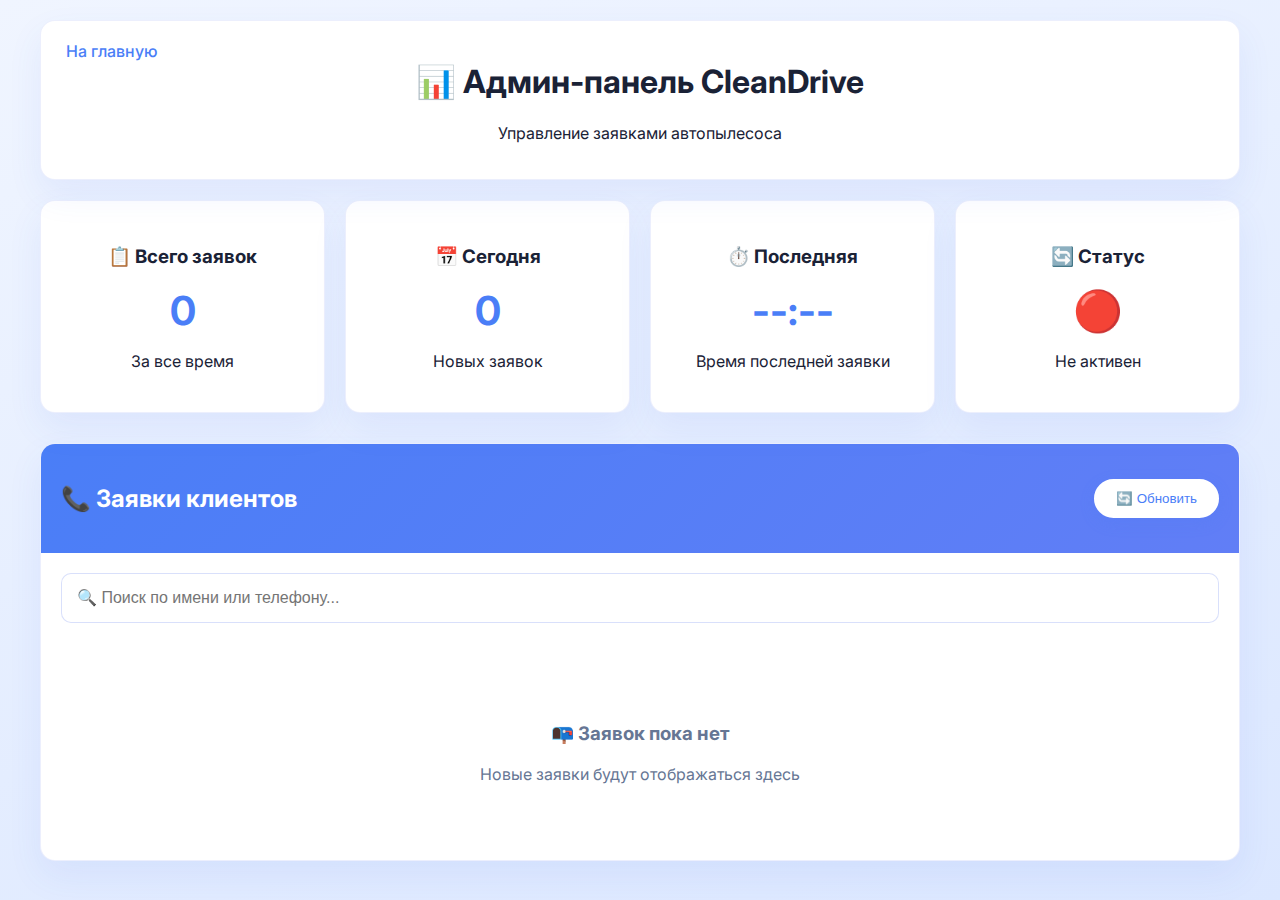
<file: admin.html>
<!DOCTYPE html>
<html lang="ru">
<head>
    <meta charset="UTF-8">
    <meta name="viewport" content="width=device-width, initial-scale=1.0">
    <meta http-equiv="Content-Security-Policy" content="default-src * 'self' data: 'unsafe-inline' 'unsafe-eval';">
    <title>📊 Админ-панель - CleanDrive</title>
    <link href="https://fonts.googleapis.com/css2?family=Inter:wght@400;500;600;700;800&display=swap" rel="stylesheet">
    <style>
        * { box-sizing: border-box; }
        
        :root {
            --primary-color: #4a7ef7;
            --primary-light: #dbe7ff;
            --primary-gradient: linear-gradient(135deg, #4a7ef7, #617ef6);
            --secondary-color: #4364e9;
            --text-dark: #1a2236;
            --text-medium: #455275;
            --text-light: #667694;
            --background-light: #f8fafc;
            --background-white: #ffffff;
            --shadow-soft: 0 10px 40px rgba(67, 100, 233, 0.1);
            --shadow-card: 0 15px 35px rgba(67, 100, 233, 0.08);
        }
        
        body {
            font-family: 'Inter', sans-serif;
            margin: 0;
            padding: 20px;
            background: linear-gradient(160deg, #f0f5ff 0%, #dbe7ff 100%);
            min-height: 100vh;
            color: var(--text-dark);
        }
        
        .container {
            max-width: 1200px;
            margin: 0 auto;
        }
        
        .header {
            background: white;
            padding: 20px;
            border-radius: 15px;
            box-shadow: var(--shadow-card);
            margin-bottom: 20px;
            text-align: center;
            border: 1px solid rgba(67, 100, 233, 0.1);
            position: relative;
        }
        
        .back-link {
            position: absolute;
            top: 20px;
            left: 20px;
            color: var(--primary-color);
            text-decoration: none;
            display: flex;
            align-items: center;
            gap: 5px;
            font-weight: 500;
            transition: all 0.3s ease;
        }
        
        .back-link:hover {
            color: var(--secondary-color);
        }
        
        .stats {
            display: grid;
            grid-template-columns: repeat(auto-fit, minmax(250px, 1fr));
            gap: 20px;
            margin-bottom: 30px;
        }
        
        .stat-card {
            background: white;
            padding: 25px;
            border-radius: 15px;
            box-shadow: var(--shadow-card);
            text-align: center;
            border: 1px solid rgba(67, 100, 233, 0.1);
            transition: all 0.3s ease;
        }
        
        .stat-card:hover {
            transform: translateY(-5px);
            box-shadow: var(--shadow-soft);
        }
        
        .stat-number {
            font-size: 2.5em;
            font-weight: bold;
            color: var(--primary-color);
            margin: 10px 0;
        }
        
        .leads-container {
            background: white;
            border-radius: 15px;
            box-shadow: var(--shadow-card);
            overflow: hidden;
            border: 1px solid rgba(67, 100, 233, 0.1);
        }
        
        .leads-header {
            background: var(--primary-gradient);
            color: white;
            padding: 20px;
            display: flex;
            justify-content: space-between;
            align-items: center;
        }
        
        .lead-item {
            padding: 20px;
            border-bottom: 1px solid rgba(67, 100, 233, 0.1);
            display: grid;
            grid-template-columns: auto 1fr auto auto;
            gap: 20px;
            align-items: center;
        }
        
        .lead-item:last-child {
            border-bottom: none;
        }
        
        .lead-number {
            background: #667eea;
            color: white;
            width: 30px;
            height: 30px;
            border-radius: 50%;
            display: flex;
            align-items: center;
            justify-content: center;
            font-weight: bold;
        }
        
        .lead-info h3 {
            margin: 0 0 5px 0;
            color: #333;
        }
        
        .lead-info p {
            margin: 0;
            color: var(--text-medium);
            font-size: 0.9em;
        }
        
        .lead-time {
            color: var(--text-light);
            font-size: 0.8em;
        }
        
        .call-btn {
            background: var(--primary-gradient);
            color: white;
            padding: 8px 15px;
            border: none;
            border-radius: 20px;
            cursor: pointer;
            text-decoration: none;
            font-size: 0.9em;
            transition: all 0.3s;
            box-shadow: 0 5px 15px rgba(74, 126, 247, 0.2);
        }
        
        .call-btn:hover {
            transform: translateY(-2px);
            box-shadow: 0 8px 25px rgba(74, 126, 247, 0.3);
        }
        
        .refresh-btn {
            background: white;
            color: var(--primary-color);
            border: 2px solid white;
            padding: 10px 20px;
            border-radius: 25px;
            cursor: pointer;
            transition: all 0.3s;
            box-shadow: 0 5px 15px rgba(74, 126, 247, 0.2);
        }
        
        .refresh-btn:hover {
            background: var(--primary-color);
            color: white;
            transform: translateY(-2px);
            box-shadow: 0 8px 20px rgba(74, 126, 247, 0.3);
        }
        
        .empty-state {
            padding: 60px 20px;
            text-align: center;
            color: var(--text-light);
        }
        
        .search-box {
            margin: 20px;
            padding: 15px;
            border: 1px solid rgba(67, 100, 233, 0.2);
            border-radius: 10px;
            width: calc(100% - 40px);
            font-size: 16px;
        }
        
        @media (max-width: 768px) {
            .lead-item {
                grid-template-columns: 1fr;
                gap: 10px;
                text-align: center;
            }
            
            .leads-header {
                flex-direction: column;
                gap: 15px;
            }
        }
    </style>
</head>
<body>
    <div class="container">
        <div class="header">
            <a href="/" class="back-link"><i class="fas fa-arrow-left"></i> На главную</a>
            <h1>📊 Админ-панель CleanDrive</h1>
            <p>Управление заявками автопылесоса</p>
        </div>
        
        <div class="stats">
            <div class="stat-card">
                <h3>📋 Всего заявок</h3>
                <div class="stat-number" id="totalLeads">0</div>
                <p>За все время</p>
            </div>
            <div class="stat-card">
                <h3>📅 Сегодня</h3>
                <div class="stat-number" id="todayLeads">0</div>
                <p>Новых заявок</p>
            </div>
            <div class="stat-card">
                <h3>⏱️ Последняя</h3>
                <div class="stat-number" id="lastLeadTime">--:--</div>
                <p>Время последней заявки</p>
            </div>
            <div class="stat-card">
                <h3>🔄 Статус</h3>
                <div class="stat-number" id="botStatus">🔴</div>
                <p>Telegram бот</p>
            </div>
        </div>
        
        <div class="leads-container">
            <div class="leads-header">
                <h2>📞 Заявки клиентов</h2>
                <button class="refresh-btn" onclick="loadLeads()">🔄 Обновить</button>
            </div>
            
            <input type="text" class="search-box" id="searchInput" placeholder="🔍 Поиск по имени или телефону..." oninput="filterLeads()">
            
            <div id="leadsContainer">
                <div class="empty-state">
                    <h3>📭 Заявок пока нет</h3>
                    <p>Новые заявки будут отображаться здесь</p>
                </div>
            </div>
        </div>
    </div>

    <script>
        let allLeads = [];
        
        // Загрузка заявок при старте
        document.addEventListener('DOMContentLoaded', () => {
            loadLeads();
            checkBotStatus();
            
            // Автообновление каждые 30 секунд
            setInterval(loadLeads, 30000);
            setInterval(checkBotStatus, 60000);
        });
        
        async function loadLeads() {
            try {
                // Загружаем из localStorage (синхронизация с основным сайтом)
                const localLeads = JSON.parse(localStorage.getItem('formSubmissions') || '[]');
                allLeads = localLeads;
                
                updateStats();
                displayLeads(allLeads);
                
                console.log(`📊 Загружено ${allLeads.length} заявок`);
            } catch (error) {
                console.error('Ошибка загрузки заявок:', error);
            }
        }
        
        async function checkBotStatus() {
            try {
                const response = await fetch('http://localhost:3000/test');
                const data = await response.json();
                
                if (data.status === 'OK') {
                    document.getElementById('botStatus').textContent = '🟢';
                    document.getElementById('botStatus').nextElementSibling.textContent = 'Активен';
                } else {
                    throw new Error('Bot not responding');
                }
            } catch (error) {
                document.getElementById('botStatus').textContent = '🔴';
                document.getElementById('botStatus').nextElementSibling.textContent = 'Не активен';
            }
        }
        
        function updateStats() {
            const total = allLeads.length;
            const today = new Date().toDateString();
            const todayLeads = allLeads.filter(lead => 
                new Date(lead.timestamp).toDateString() === today
            ).length;
            
            const lastLead = allLeads[allLeads.length - 1];
            const lastTime = lastLead ? 
                new Date(lastLead.timestamp).toLocaleTimeString('ru-RU', {hour: '2-digit', minute: '2-digit'}) : 
                '--:--';
            
            document.getElementById('totalLeads').textContent = total;
            document.getElementById('todayLeads').textContent = todayLeads;
            document.getElementById('lastLeadTime').textContent = lastTime;
        }
        
        function displayLeads(leads) {
            const container = document.getElementById('leadsContainer');
            
            if (leads.length === 0) {
                container.innerHTML = `
                    <div class="empty-state">
                        <h3>📭 Заявок пока нет</h3>
                        <p>Новые заявки будут отображаться здесь</p>
                    </div>
                `;
                return;
            }
            
            const leadsHtml = leads.reverse().map((lead, index) => `
                <div class="lead-item">
                    <div class="lead-number">${leads.length - index}</div>
                    <div class="lead-info">
                        <h3>${lead.name}</h3>
                        <p>📱 ${lead.phone}</p>
                    </div>
                    <div class="lead-time">
                        ${new Date(lead.timestamp).toLocaleString('ru-RU')}
                    </div>
                    <a href="tel:${lead.phone}" class="call-btn">📞 Позвонить</a>
                </div>
            `).join('');
            
            container.innerHTML = leadsHtml;
        }
        
        function filterLeads() {
            const searchTerm = document.getElementById('searchInput').value.toLowerCase();
            const filteredLeads = allLeads.filter(lead => 
                lead.name.toLowerCase().includes(searchTerm) || 
                lead.phone.includes(searchTerm)
            );
            displayLeads(filteredLeads);
        }
        
        // Экспорт данных
        function exportLeads() {
            const csvContent = "data:text/csv;charset=utf-8," + 
                "Номер,Имя,Телефон,Дата,Время\n" +
                allLeads.map((lead, index) => 
                    `${index + 1},"${lead.name}","${lead.phone}","${new Date(lead.timestamp).toLocaleDateString('ru-RU')}","${new Date(lead.timestamp).toLocaleTimeString('ru-RU')}"`
                ).join("\n");
            
            const encodedUri = encodeURI(csvContent);
            const link = document.createElement("a");
            link.setAttribute("href", encodedUri);
            link.setAttribute("download", `cleandrive_leads_${new Date().toISOString().split('T')[0]}.csv`);
            document.body.appendChild(link);
            link.click();
            document.body.removeChild(link);
        }
        
        // Горячие клавиши
        document.addEventListener('keydown', (e) => {
            if (e.ctrlKey && e.key === 'r') {
                e.preventDefault();
                loadLeads();
            }
            if (e.ctrlKey && e.key === 'e') {
                e.preventDefault();
                exportLeads();
            }
        });
    </script>
</body>
</html>
</file>
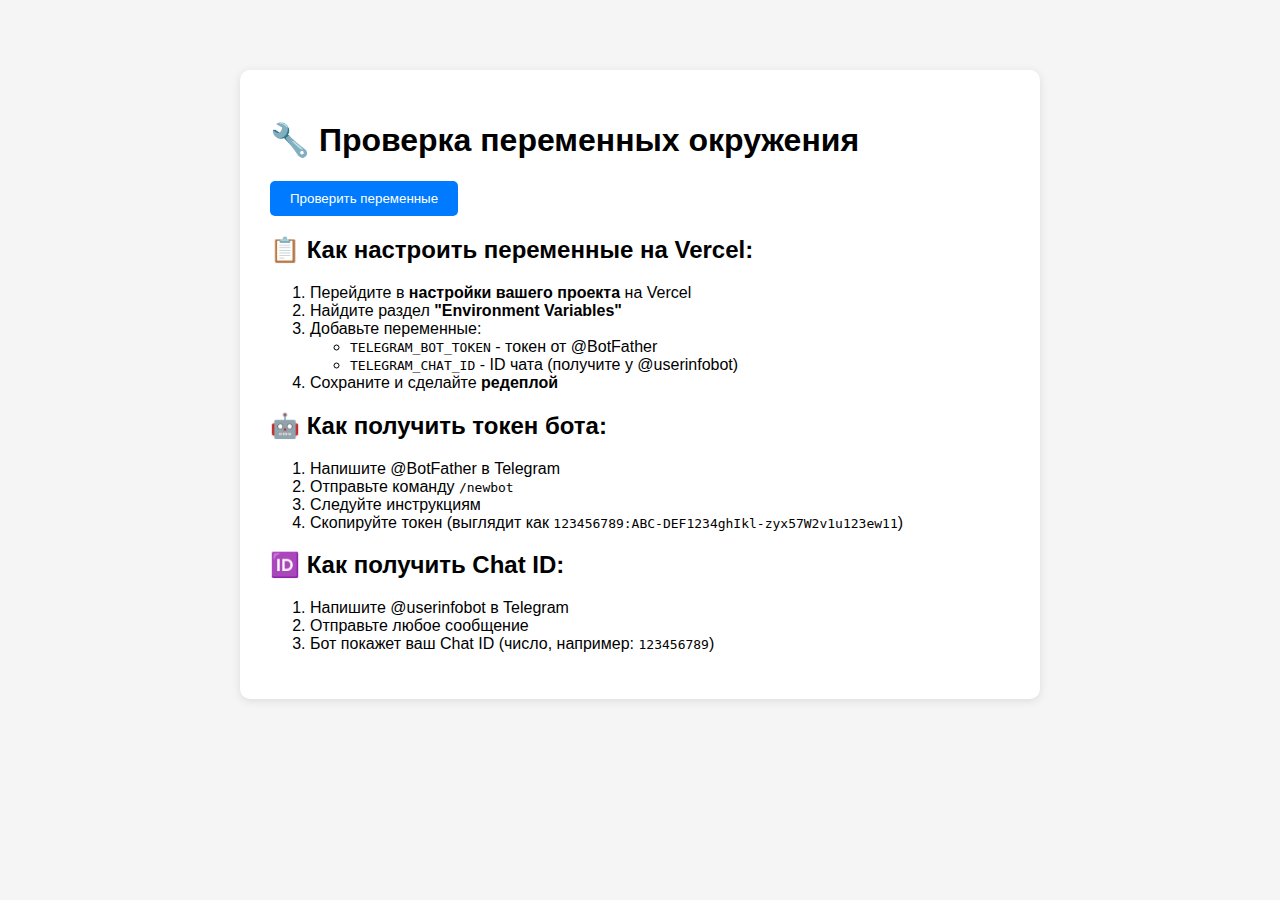
<file: check-env.html>
<!DOCTYPE html>
<html lang="ru">
<head>
    <meta charset="UTF-8">
    <meta name="viewport" content="width=device-width, initial-scale=1.0">
    <title>🔧 Проверка переменных окружения</title>
    <style>
        body {
            font-family: Arial, sans-serif;
            max-width: 800px;
            margin: 50px auto;
            padding: 20px;
            background-color: #f5f5f5;
        }
        .container {
            background: white;
            padding: 30px;
            border-radius: 10px;
            box-shadow: 0 2px 10px rgba(0,0,0,0.1);
        }
        .status {
            padding: 15px;
            margin: 10px 0;
            border-radius: 5px;
            border-left: 4px solid #ccc;
        }
        .success { border-left-color: #4CAF50; background-color: #e8f5e8; }
        .error { border-left-color: #f44336; background-color: #fde8e8; }
        .warning { border-left-color: #ff9800; background-color: #fff3e0; }
        pre {
            background: #f4f4f4;
            padding: 15px;
            border-radius: 5px;
            overflow-x: auto;
        }
        button {
            background: #007bff;
            color: white;
            border: none;
            padding: 10px 20px;
            border-radius: 5px;
            cursor: pointer;
        }
        button:hover {
            background: #0056b3;
        }
    </style>
</head>
<body>
    <div class="container">
        <h1>🔧 Проверка переменных окружения</h1>
        
        <button onclick="checkEnvironment()">Проверить переменные</button>
        
        <div id="result"></div>
        
        <h2>📋 Как настроить переменные на Vercel:</h2>
        <ol>
            <li>Перейдите в <strong>настройки вашего проекта</strong> на Vercel</li>
            <li>Найдите раздел <strong>"Environment Variables"</strong></li>
            <li>Добавьте переменные:
                <ul>
                    <li><code>TELEGRAM_BOT_TOKEN</code> - токен от @BotFather</li>
                    <li><code>TELEGRAM_CHAT_ID</code> - ID чата (получите у @userinfobot)</li>
                </ul>
            </li>
            <li>Сохраните и сделайте <strong>редеплой</strong></li>
        </ol>
        
        <h2>🤖 Как получить токен бота:</h2>
        <ol>
            <li>Напишите @BotFather в Telegram</li>
            <li>Отправьте команду <code>/newbot</code></li>
            <li>Следуйте инструкциям</li>
            <li>Скопируйте токен (выглядит как <code>123456789:ABC-DEF1234ghIkl-zyx57W2v1u123ew11</code>)</li>
        </ol>
        
        <h2>🆔 Как получить Chat ID:</h2>
        <ol>
            <li>Напишите @userinfobot в Telegram</li>
            <li>Отправьте любое сообщение</li>
            <li>Бот покажет ваш Chat ID (число, например: <code>123456789</code>)</li>
        </ol>
    </div>

    <script>
        async function checkEnvironment() {
            const resultDiv = document.getElementById('result');
            resultDiv.innerHTML = '<div class="status">⏳ Проверяем переменные...</div>';
            
            try {
                const response = await fetch('/api/check-env');
                const data = await response.json();
                
                let html = '<h3>📊 Результат проверки:</h3>';
                
                // Проверка токена бота
                if (data.telegram_bot_token.present) {
                    html += `<div class="status success">
                        ✅ TELEGRAM_BOT_TOKEN: Настроен (${data.telegram_bot_token.length} символов)
                        <br>Превью: ${data.telegram_bot_token.preview}
                    </div>`;
                } else {
                    html += `<div class="status error">
                        ❌ TELEGRAM_BOT_TOKEN: Не настроен
                    </div>`;
                }
                
                // Проверка Chat ID
                if (data.telegram_chat_id.present) {
                    html += `<div class="status success">
                        ✅ TELEGRAM_CHAT_ID: Настроен (${data.telegram_chat_id.value})
                    </div>`;
                } else {
                    html += `<div class="status error">
                        ❌ TELEGRAM_CHAT_ID: Не настроен
                    </div>`;
                }
                
                // Показываем все Telegram переменные
                html += '<h4>🔍 Все Telegram переменные:</h4>';
                html += '<pre>' + JSON.stringify(data.all_env_vars, null, 2) + '</pre>';
                
                // Общий статус
                const allConfigured = data.telegram_bot_token.present && data.telegram_chat_id.present;
                if (allConfigured) {
                    html += '<div class="status success">🎉 Все переменные настроены! Форма должна работать.</div>';
                } else {
                    html += '<div class="status error">⚠️ Не все переменные настроены. Форма не будет работать.</div>';
                }
                
                resultDiv.innerHTML = html;
                
            } catch (error) {
                resultDiv.innerHTML = `<div class="status error">❌ Ошибка проверки: ${error.message}</div>`;
            }
        }
    </script>
</body>
</html>
</file>
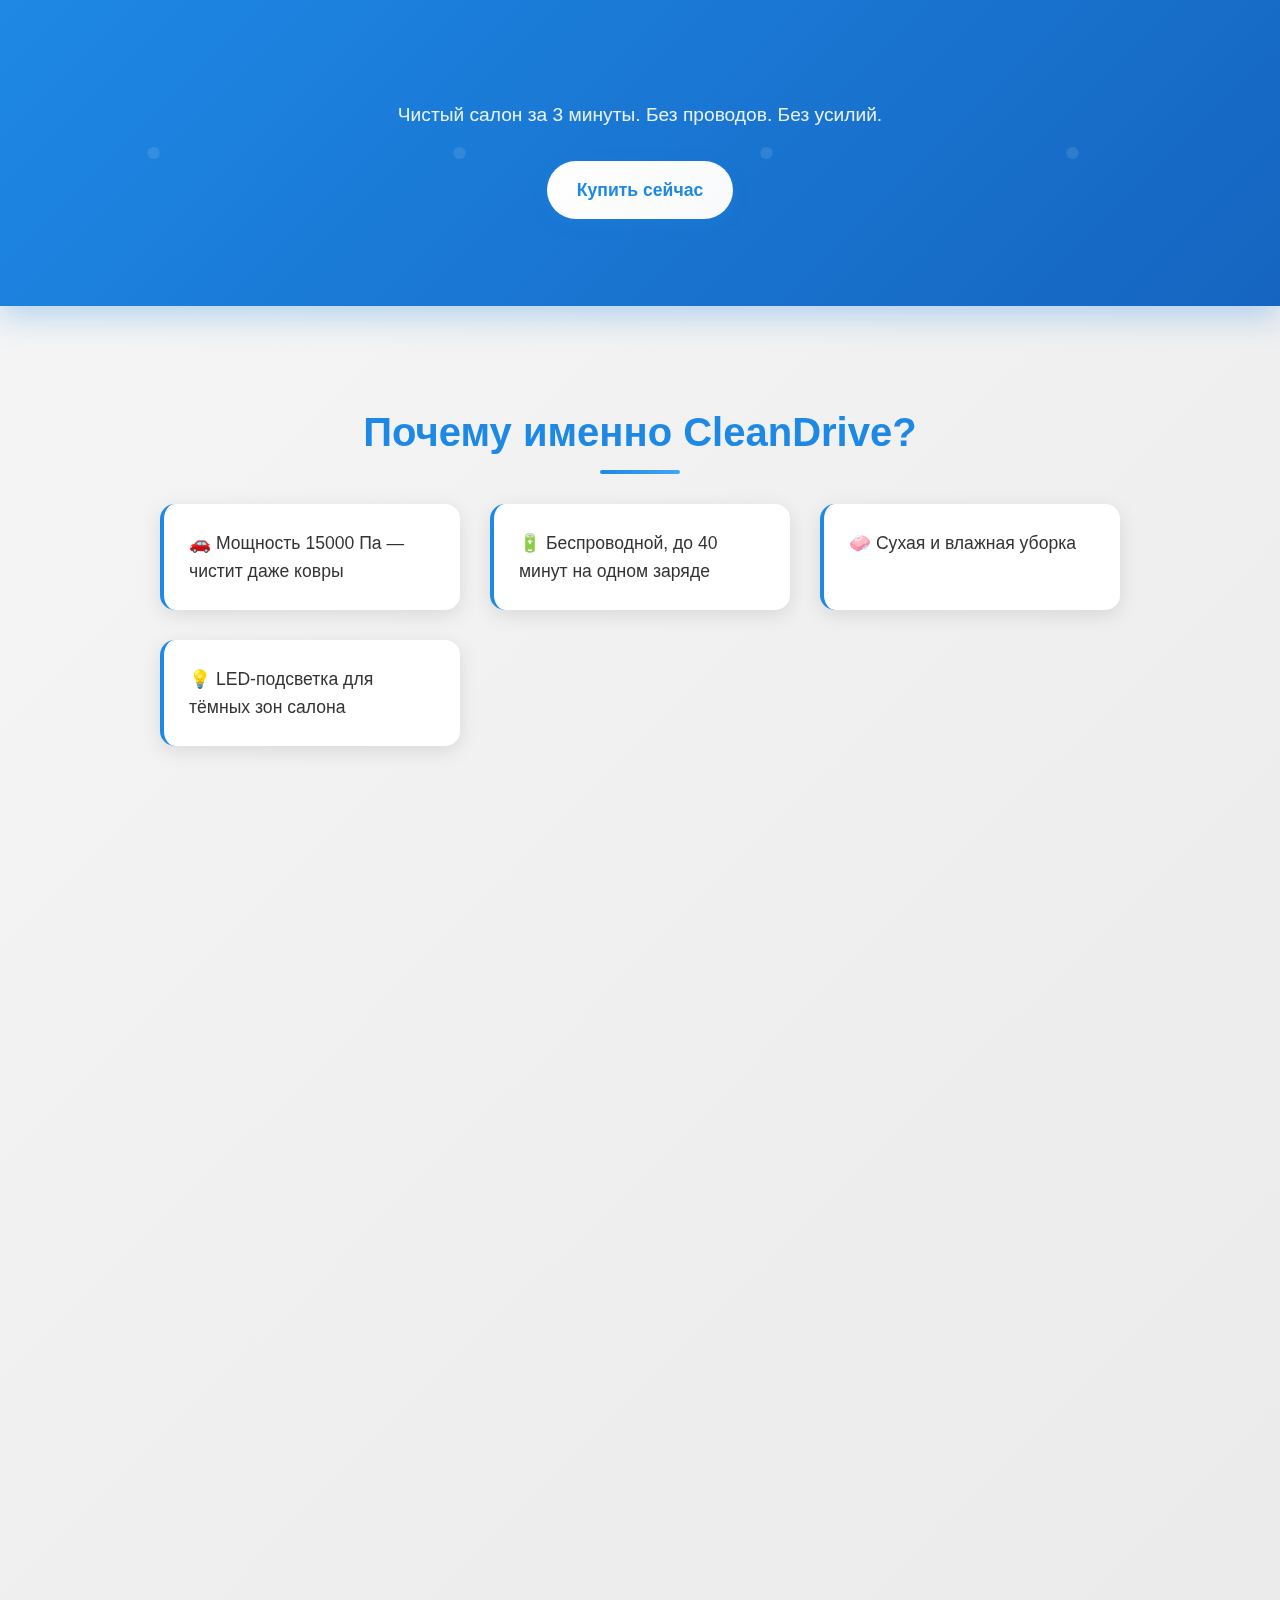
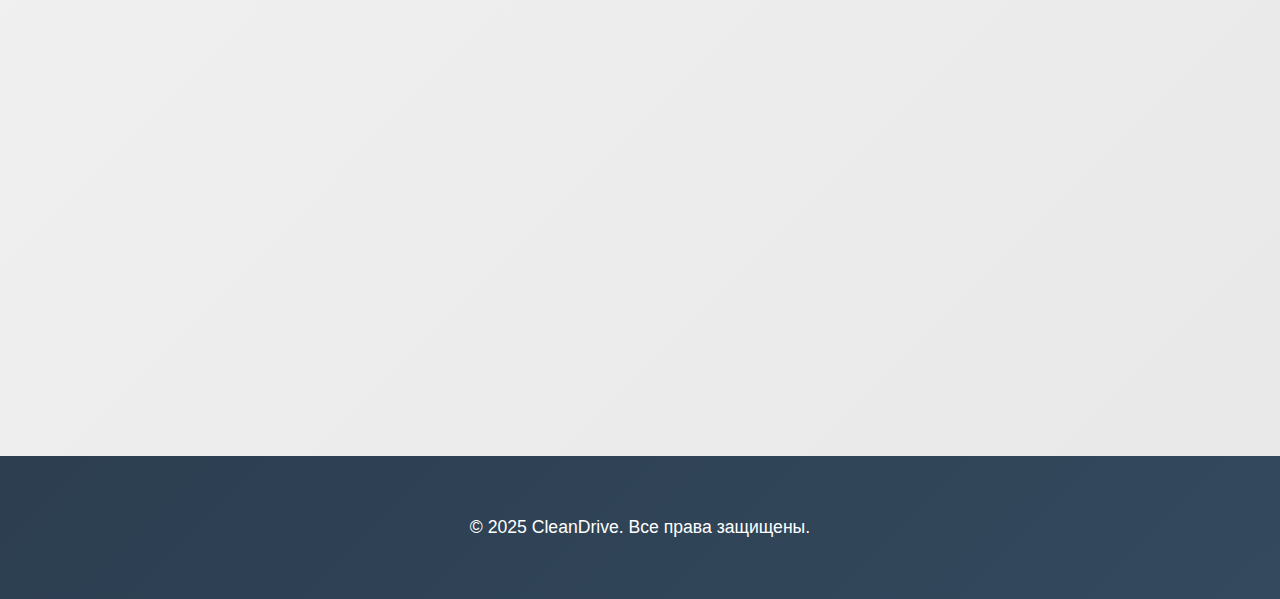
<file: test.html>
<!DOCTYPE html>
<html lang="ru">
<head>
  <meta charset="UTF-8">
  <meta name="viewport" content="width=device-width, initial-scale=1">
  <title>Автопылесос CleanDrive</title>
  <link rel="stylesheet" href="test.css">
</head>
<body>

  <header class="hero">
    <h1>Автопылесос CleanDrive</h1>
    <p>Чистый салон за 3 минуты. Без проводов. Без усилий.</p>
    <a href="#buy" class="btn-primary">Купить сейчас</a>
  </header>

  <section class="features">
    <h2>Почему именно CleanDrive?</h2>
    <ul>
      <li>🚗 Мощность 15000 Па — чистит даже ковры</li>
      <li>🔋 Беспроводной, до 40 минут на одном заряде</li>
      <li>🧼 Сухая и влажная уборка</li>
      <li>💡 LED‑подсветка для тёмных зон салона</li>
    </ul>
  </section>

  <section class="testimonials">
    <h2>Отзывы покупателей</h2>
    <blockquote>
      «Удивился, как быстро он справился с песком в багажнике. Беру второй — жене в машину.»  
      <cite>— Айбек, Алматы</cite>
    </blockquote>
    <blockquote>
      «Работает тише, чем ожидал. Удобный фильтр и зарядка от Type‑C.»  
      <cite>— Анастасия, Астана</cite>
    </blockquote>
  </section>

  <section class="cta" id="buy">
    <h2>Остались вопросы?</h2>
    <p>Оставьте заявку, и мы свяжемся с вами!</p>
    <form>
      <input type="text" placeholder="Ваше имя" required>
      <input type="tel" placeholder="Номер телефона" required>
      <button type="submit">Отправить</button>
    </form>
  </section>

  <footer>
    <p>© 2025 CleanDrive. Все права защищены.</p>
  </footer>

  <script src="script.js"></script>
</body>
</html>
</file>
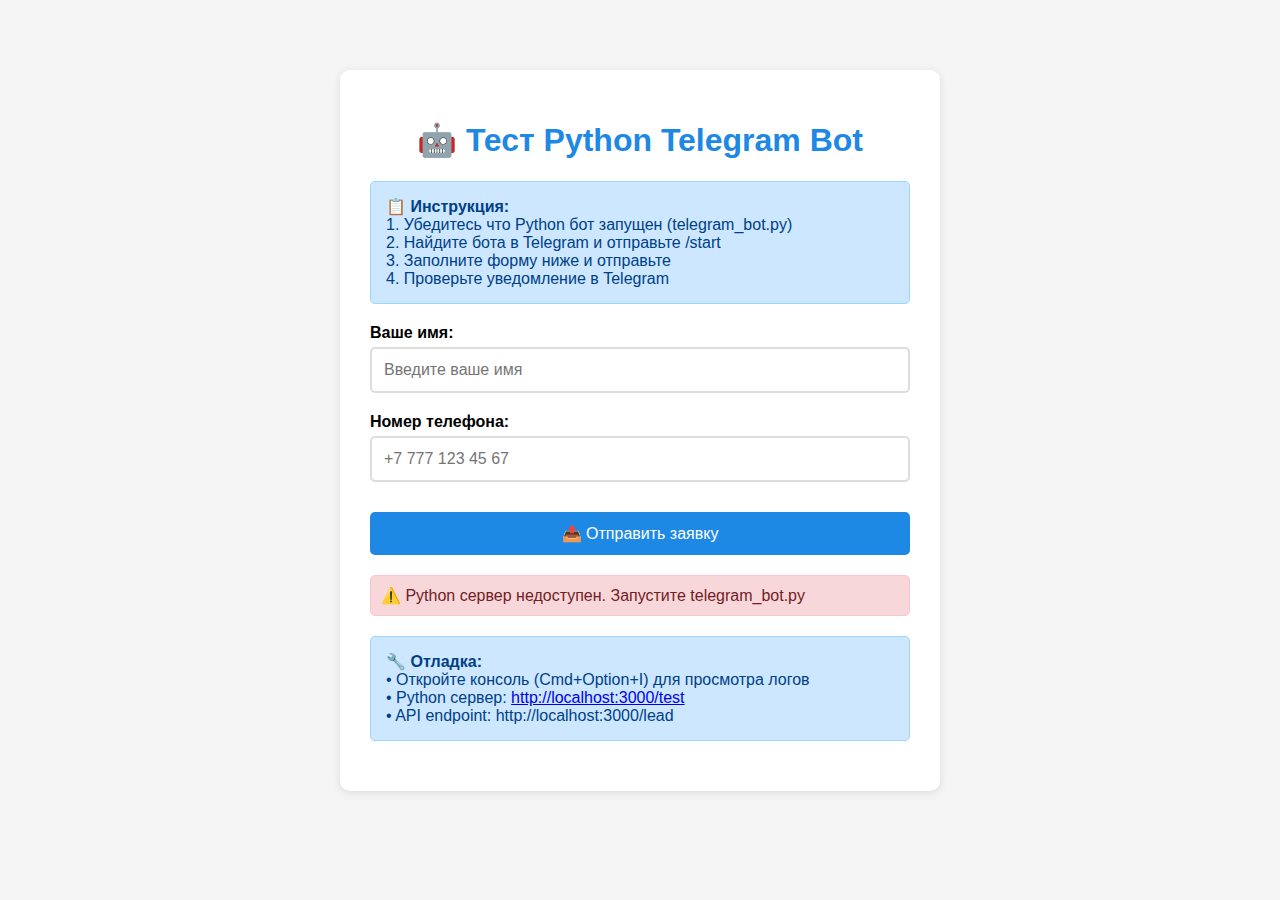
<file: test_bot.html>
<!DOCTYPE html>
<html lang="ru">
<head>
  <meta charset="UTF-8">
  <meta name="viewport" content="width=device-width, initial-scale=1">
  <title>Тест Python Telegram Bot</title>
  <style>
    body {
      font-family: Arial, sans-serif;
      max-width: 600px;
      margin: 50px auto;
      padding: 20px;
      background: #f5f5f5;
    }
    .container {
      background: white;
      padding: 30px;
      border-radius: 10px;
      box-shadow: 0 2px 10px rgba(0,0,0,0.1);
    }
    h1 {
      color: #1e88e5;
      text-align: center;
    }
    .form-group {
      margin: 20px 0;
    }
    label {
      display: block;
      margin-bottom: 5px;
      font-weight: bold;
    }
    input, button {
      width: 100%;
      padding: 12px;
      border: 2px solid #ddd;
      border-radius: 5px;
      font-size: 16px;
      box-sizing: border-box;
    }
    button {
      background: #1e88e5;
      color: white;
      border: none;
      cursor: pointer;
      margin-top: 10px;
    }
    button:hover {
      background: #1565c0;
    }
    .status {
      margin: 20px 0;
      padding: 10px;
      border-radius: 5px;
      display: none;
    }
    .success {
      background: #d4edda;
      color: #155724;
      border: 1px solid #c3e6cb;
    }
    .error {
      background: #f8d7da;
      color: #721c24;
      border: 1px solid #f5c6cb;
    }
    .info {
      background: #cce7ff;
      color: #004085;
      border: 1px solid #99d6ff;
      margin: 20px 0;
      padding: 15px;
      border-radius: 5px;
    }
  </style>
</head>
<body>
  <div class="container">
    <h1>🤖 Тест Python Telegram Bot</h1>
    
    <div class="info">
      <strong>📋 Инструкция:</strong><br>
      1. Убедитесь что Python бот запущен (telegram_bot.py)<br>
      2. Найдите бота в Telegram и отправьте /start<br>
      3. Заполните форму ниже и отправьте<br>
      4. Проверьте уведомление в Telegram
    </div>

    <form id="testForm">
      <div class="form-group">
        <label for="name">Ваше имя:</label>
        <input type="text" id="name" name="name" placeholder="Введите ваше имя" required>
      </div>
      
      <div class="form-group">
        <label for="phone">Номер телефона:</label>
        <input type="tel" id="phone" name="phone" placeholder="+7 777 123 45 67" required>
      </div>
      
      <button type="submit">📤 Отправить заявку</button>
    </form>

    <div id="status" class="status"></div>

    <div class="info">
      <strong>🔧 Отладка:</strong><br>
      • Откройте консоль (Cmd+Option+I) для просмотра логов<br>
      • Python сервер: <a href="http://localhost:3000/test" target="_blank">http://localhost:3000/test</a><br>
      • API endpoint: http://localhost:3000/lead
    </div>
  </div>

  <script>
    document.getElementById('testForm').addEventListener('submit', async (e) => {
      e.preventDefault();
      
      const name = document.getElementById('name').value;
      const phone = document.getElementById('phone').value;
      const statusDiv = document.getElementById('status');
      
      // Показать статус отправки
      showStatus('📤 Отправляем заявку на Python сервер...', 'info');
      
      const formData = {
        name: name,
        phone: phone,
        date: new Date().toLocaleString('ru-RU'),
        timestamp: new Date().toISOString()
      };
      
      console.log('=== ОТПРАВКА ДАННЫХ ===');
      console.log('Данные:', formData);
      
      try {
        const response = await fetch('http://localhost:3000/lead', {
          method: 'POST',
          headers: {
            'Content-Type': 'application/json',
          },
          body: JSON.stringify(formData)
        });
        
        const result = await response.json();
        
        console.log('=== ОТВЕТ СЕРВЕРА ===');
        console.log('Status:', response.status);
        console.log('Data:', result);
        
        if (result.success) {
          showStatus('✅ Заявка успешно отправлена в Telegram!', 'success');
          document.getElementById('testForm').reset();
        } else {
          showStatus('❌ Ошибка: ' + (result.message || 'Неизвестная ошибка'), 'error');
        }
        
      } catch (error) {
        console.error('❌ Ошибка:', error);
        showStatus('❌ Не удалось подключиться к Python серверу. Убедитесь что telegram_bot.py запущен.', 'error');
      }
    });
    
    function showStatus(message, type) {
      const statusDiv = document.getElementById('status');
      statusDiv.textContent = message;
      statusDiv.className = `status ${type}`;
      statusDiv.style.display = 'block';
      
      // Автоматически скрыть через 5 секунд
      setTimeout(() => {
        statusDiv.style.display = 'none';
      }, 5000);
    }
    
    // Тест подключения к серверу при загрузке страницы
    window.addEventListener('load', async () => {
      try {
        const response = await fetch('http://localhost:3000/test');
        const data = await response.json();
        console.log('✅ Python сервер доступен:', data);
      } catch (error) {
        console.error('❌ Python сервер недоступен:', error);
        showStatus('⚠️ Python сервер недоступен. Запустите telegram_bot.py', 'error');
      }
    });
  </script>
</body>
</html>
</file>
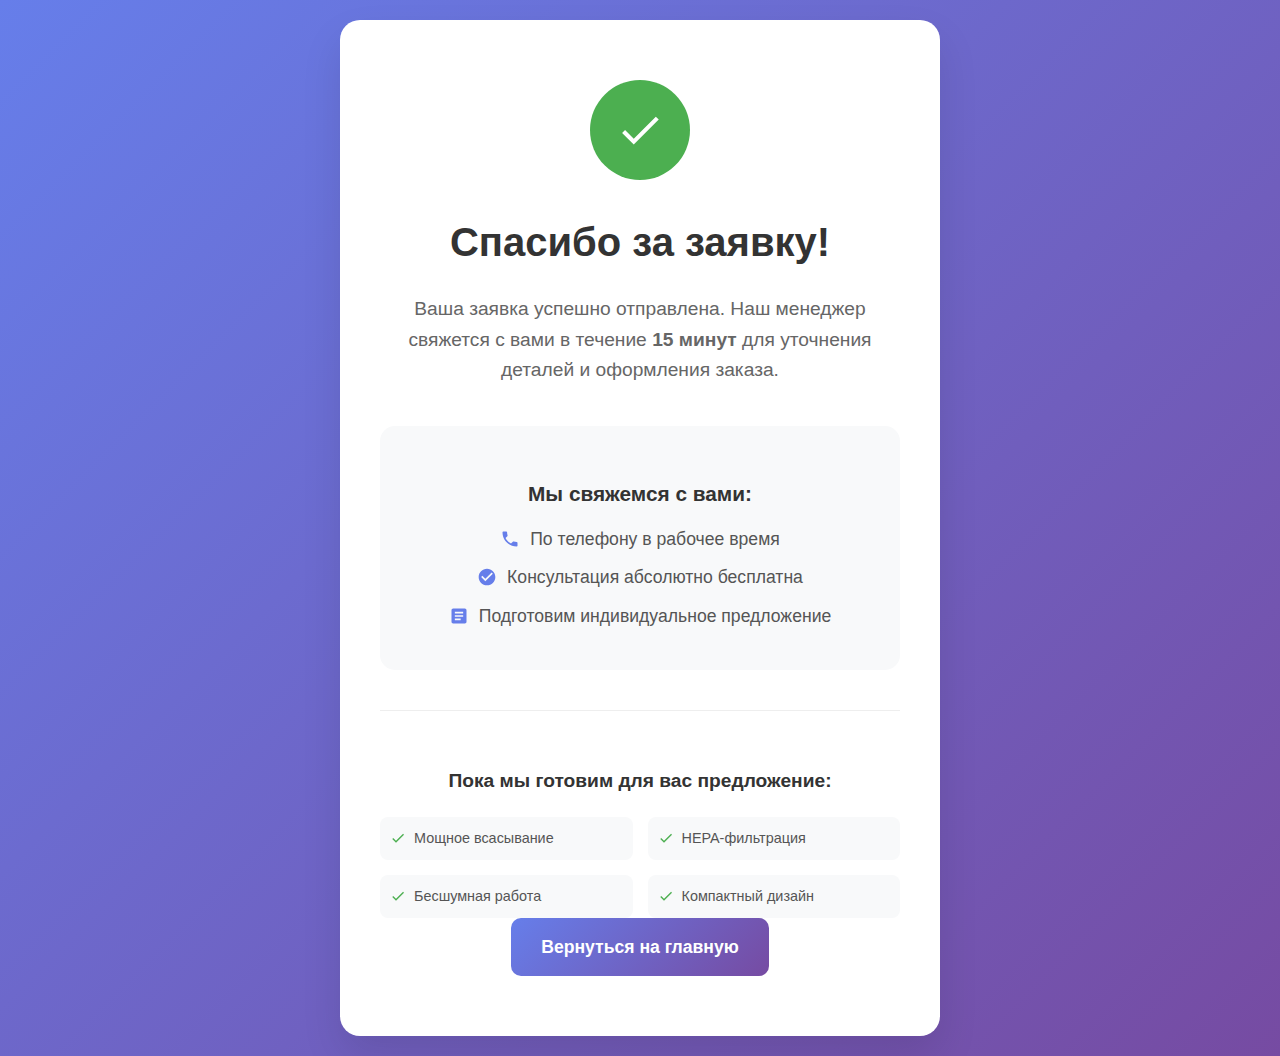
<file: thank-you.html>
<!DOCTYPE html>
<html lang="ru">
<head>
    <meta charset="UTF-8">
    <meta name="viewport" content="width=device-width, initial-scale=1.0">
    <title>Спасибо за заявку! - CleanDrive</title>
    <link rel="stylesheet" href="test.css">
    <style>
        .thank-you-page {
            min-height: 100vh;
            display: flex;
            align-items: center;
            justify-content: center;
            background: linear-gradient(135deg, #667eea 0%, #764ba2 100%);
            padding: 20px;
        }
        
        .thank-you-container {
            max-width: 600px;
            text-align: center;
            background: white;
            padding: 60px 40px;
            border-radius: 20px;
            box-shadow: 0 20px 40px rgba(0,0,0,0.1);
            animation: slideIn 0.6s ease-out;
        }
        
        @keyframes slideIn {
            from {
                opacity: 0;
                transform: translateY(30px);
            }
            to {
                opacity: 1;
                transform: translateY(0);
            }
        }
        
        .success-icon {
            width: 100px;
            height: 100px;
            margin: 0 auto 30px;
            background: #4CAF50;
            border-radius: 50%;
            display: flex;
            align-items: center;
            justify-content: center;
            animation: pulse 2s infinite;
        }
        
        @keyframes pulse {
            0% { transform: scale(1); }
            50% { transform: scale(1.05); }
            100% { transform: scale(1); }
        }
        
        .success-icon svg {
            width: 50px;
            height: 50px;
            fill: white;
        }
        
        .thank-you-title {
            font-size: 2.5rem;
            color: #333;
            margin-bottom: 20px;
            font-weight: bold;
        }
        
        .thank-you-text {
            font-size: 1.2rem;
            color: #666;
            line-height: 1.6;
            margin-bottom: 40px;
        }
        
        .contact-info {
            background: #f8f9fa;
            padding: 30px;
            border-radius: 15px;
            margin-bottom: 30px;
        }
        
        .contact-info h3 {
            color: #333;
            margin-bottom: 15px;
            font-size: 1.3rem;
        }
        
        .contact-item {
            display: flex;
            align-items: center;
            justify-content: center;
            margin-bottom: 10px;
            font-size: 1.1rem;
            color: #555;
        }
        
        .contact-item svg {
            width: 20px;
            height: 20px;
            margin-right: 10px;
            fill: #667eea;
        }
        
        .back-button {
            display: inline-block;
            padding: 15px 30px;
            background: linear-gradient(135deg, #667eea 0%, #764ba2 100%);
            color: white;
            text-decoration: none;
            border-radius: 10px;
            font-weight: bold;
            transition: all 0.3s ease;
            font-size: 1.1rem;
        }
        
        .back-button:hover {
            transform: translateY(-2px);
            box-shadow: 0 10px 20px rgba(102, 126, 234, 0.3);
        }
        
        .features-preview {
            margin-top: 40px;
            padding-top: 30px;
            border-top: 1px solid #eee;
        }
        
        .features-preview h4 {
            color: #333;
            margin-bottom: 20px;
            font-size: 1.2rem;
        }
        
        .feature-list {
            display: grid;
            grid-template-columns: repeat(auto-fit, minmax(200px, 1fr));
            gap: 15px;
            text-align: left;
        }
        
        .feature-item {
            display: flex;
            align-items: center;
            padding: 10px;
            background: #f8f9fa;
            border-radius: 8px;
        }
        
        .feature-item svg {
            width: 16px;
            height: 16px;
            margin-right: 8px;
            fill: #4CAF50;
        }
        
        .feature-item span {
            font-size: 0.9rem;
            color: #555;
        }
        
        @media (max-width: 768px) {
            .thank-you-container {
                padding: 40px 20px;
                margin: 20px;
            }
            
            .thank-you-title {
                font-size: 2rem;
            }
            
            .feature-list {
                grid-template-columns: 1fr;
            }
        }
    </style>
</head>
<body>
    <div class="thank-you-page">
        <div class="thank-you-container">
            <!-- Иконка успеха -->
            <div class="success-icon">
                <svg viewBox="0 0 24 24">
                    <path d="M9 16.17L4.83 12l-1.42 1.41L9 19 21 7l-1.41-1.41z"/>
                </svg>
            </div>
            
            <!-- Заголовок -->
            <h1 class="thank-you-title">Спасибо за заявку!</h1>
            
            <!-- Основной текст -->
            <p class="thank-you-text">
                Ваша заявка успешно отправлена. Наш менеджер свяжется с вами 
                в течение <strong>15 минут</strong> для уточнения деталей и оформления заказа.
            </p>
            
            <!-- Контактная информация -->
            <div class="contact-info">
                <h3>Мы свяжемся с вами:</h3>
                <div class="contact-item">
                    <svg viewBox="0 0 24 24">
                        <path d="M6.62 10.79c1.44 2.83 3.76 5.14 6.59 6.59l2.2-2.2c.27-.27.67-.36 1.02-.24 1.12.37 2.33.57 3.57.57.55 0 1 .45 1 1V20c0 .55-.45 1-1 1-9.39 0-17-7.61-17-17 0-.55.45-1 1-1h3.5c.55 0 1 .45 1 1 0 1.25.2 2.45.57 3.57.11.35.03.74-.25 1.02l-2.2 2.2z"/>
                    </svg>
                    <span>По телефону в рабочее время</span>
                </div>
                <div class="contact-item">
                    <svg viewBox="0 0 24 24">
                        <path d="M12 2C6.48 2 2 6.48 2 12s4.48 10 10 10 10-4.48 10-10S17.52 2 12 2zm-2 15l-5-5 1.41-1.41L10 14.17l7.59-7.59L19 8l-9 9z"/>
                    </svg>
                    <span>Консультация абсолютно бесплатна</span>
                </div>
                <div class="contact-item">
                    <svg viewBox="0 0 24 24">
                        <path d="M19 3H5c-1.1 0-2 .9-2 2v14c0 1.1.9 2 2 2h14c1.1 0 2-.9 2-2V5c0-1.1-.9-2-2-2zm-5 14H7v-2h7v2zm3-4H7v-2h10v2zm0-4H7V7h10v2z"/>
                    </svg>
                    <span>Подготовим индивидуальное предложение</span>
                </div>
            </div>
            
            <!-- Преимущества пока ждёте -->
            <div class="features-preview">
                <h4>Пока мы готовим для вас предложение:</h4>
                <div class="feature-list">
                    <div class="feature-item">
                        <svg viewBox="0 0 24 24">
                            <path d="M9 16.17L4.83 12l-1.42 1.41L9 19 21 7l-1.41-1.41z"/>
                        </svg>
                        <span>Мощное всасывание</span>
                    </div>
                    <div class="feature-item">
                        <svg viewBox="0 0 24 24">
                            <path d="M9 16.17L4.83 12l-1.42 1.41L9 19 21 7l-1.41-1.41z"/>
                        </svg>
                        <span>HEPA-фильтрация</span>
                    </div>
                    <div class="feature-item">
                        <svg viewBox="0 0 24 24">
                            <path d="M9 16.17L4.83 12l-1.42 1.41L9 19 21 7l-1.41-1.41z"/>
                        </svg>
                        <span>Бесшумная работа</span>
                    </div>
                    <div class="feature-item">
                        <svg viewBox="0 0 24 24">
                            <path d="M9 16.17L4.83 12l-1.42 1.41L9 19 21 7l-1.41-1.41z"/>
                        </svg>
                        <span>Компактный дизайн</span>
                    </div>
                </div>
            </div>
            
            <!-- Кнопка возврата -->
            <a href="/" class="back-button">Вернуться на главную</a>
        </div>
    </div>
    
    <script>
        // Простая аналитика
        if (localStorage.getItem('formSubmissions')) {
            console.log('✅ Заявка учтена в статистике');
        }
        
        // Анимация появления
        document.addEventListener('DOMContentLoaded', () => {
            const container = document.querySelector('.thank-you-container');
            container.style.opacity = '0';
            container.style.transform = 'translateY(30px)';
            
            setTimeout(() => {
                container.style.transition = 'all 0.6s ease-out';
                container.style.opacity = '1';
                container.style.transform = 'translateY(0)';
            }, 100);
        });
    </script>
</body>
</html>
</file>
<file: test.css>
* {
  box-sizing: border-box;
}

body {
  font-family: 'Segoe UI', Tahoma, Geneva, Verdana, sans-serif;
  margin: 0;
  padding: 0;
  background: linear-gradient(135deg, #f6f6f6 0%, #e8e8e8 100%);
  color: #333;
  line-height: 1.6;
  overflow-x: hidden;
}

.hero {
  background: linear-gradient(135deg, #1e88e5 0%, #1565c0 100%);
  color: white;
  text-align: center;
  padding: 80px 20px;
  position: relative;
  overflow: hidden;
  box-shadow: 0 10px 30px rgba(30, 136, 229, 0.3);
  animation: slideInDown 1s ease-out;
}

.hero::before {
  content: '';
  position: absolute;
  top: 0;
  left: 0;
  right: 0;
  bottom: 0;
  background: url('data:image/svg+xml,<svg xmlns="http://www.w3.org/2000/svg" viewBox="0 0 100 100"><circle cx="50" cy="50" r="2" fill="rgba(255,255,255,0.1)"/></svg>') repeat;
  animation: float 6s ease-in-out infinite;
}

.hero h1 {
  font-size: 3rem;
  margin: 0 0 20px 0;
  font-weight: 700;
  text-shadow: 0 2px 4px rgba(0,0,0,0.3);
  animation: fadeInUp 1s ease-out 0.5s both;
}

.hero p {
  font-size: 1.2rem;
  margin: 0 0 30px 0;
  opacity: 0.9;
  animation: fadeInUp 1s ease-out 0.7s both;
}

.btn-primary {
  background: linear-gradient(135deg, #fff 0%, #f8f9fa 100%);
  color: #1e88e5;
  padding: 15px 30px;
  text-decoration: none;
  border-radius: 50px;
  font-weight: bold;
  font-size: 1.1rem;
  display: inline-block;
  transition: all 0.3s ease;
  box-shadow: 0 4px 15px rgba(30, 136, 229, 0.3);
  position: relative;
  overflow: hidden;
  animation: fadeInUp 1s ease-out 0.9s both;
}

.btn-primary::before {
  content: '';
  position: absolute;
  top: 0;
  left: -100%;
  width: 100%;
  height: 100%;
  background: linear-gradient(90deg, transparent, rgba(255,255,255,0.3), transparent);
  transition: left 0.5s ease;
}

.btn-primary:hover {
  transform: translateY(-2px);
  box-shadow: 0 8px 25px rgba(30, 136, 229, 0.4);
  color: #1565c0;
}

.btn-primary:hover::before {
  left: 100%;
}

.features, .testimonials, .cta {
  padding: 60px 20px;
  max-width: 1000px;
  margin: auto;
  opacity: 0;
  transform: translateY(50px);
  animation: fadeInUp 1s ease-out forwards;
}

.features {
  animation-delay: 0.2s;
}

.testimonials {
  animation-delay: 0.4s;
  background: white;
  margin-top: 40px;
  border-radius: 20px;
  box-shadow: 0 10px 30px rgba(0,0,0,0.1);
}

.cta {
  animation-delay: 0.6s;
  background: linear-gradient(135deg, #f8f9fa 0%, #e9ecef 100%);
  border-radius: 20px;
  margin-top: 40px;
  box-shadow: 0 10px 30px rgba(0,0,0,0.1);
}

.features h2, .testimonials h2, .cta h2 {
  text-align: center;
  font-size: 2.5rem;
  margin-bottom: 40px;
  color: #1e88e5;
  position: relative;
}

.features h2::after, .testimonials h2::after, .cta h2::after {
  content: '';
  position: absolute;
  bottom: -10px;
  left: 50%;
  transform: translateX(-50%);
  width: 80px;
  height: 4px;
  background: linear-gradient(90deg, #1e88e5, #42a5f5);
  border-radius: 2px;
}

.features ul {
  list-style: none;
  padding: 0;
  display: grid;
  grid-template-columns: repeat(auto-fit, minmax(300px, 1fr));
  gap: 30px;
}

.features li {
  padding: 25px;
  background: white;
  border-radius: 15px;
  box-shadow: 0 5px 20px rgba(0,0,0,0.1);
  transition: all 0.3s ease;
  font-size: 1.1rem;
  border-left: 4px solid #1e88e5;
}

.features li:hover {
  transform: translateY(-5px);
  box-shadow: 0 10px 30px rgba(30, 136, 229, 0.2);
}

.testimonials blockquote {
  background: linear-gradient(135deg, #fff 0%, #f8f9fa 100%);
  padding: 30px;
  border-left: 6px solid #1e88e5;
  margin: 30px 0;
  border-radius: 15px;
  box-shadow: 0 5px 20px rgba(0,0,0,0.1);
  font-style: italic;
  font-size: 1.1rem;
  position: relative;
  transition: transform 0.3s ease;
}

.testimonials blockquote::before {
  content: '"';
  position: absolute;
  top: -10px;
  left: 20px;
  font-size: 4rem;
  color: #1e88e5;
  opacity: 0.3;
}

.testimonials blockquote:hover {
  transform: translateX(10px);
}

.testimonials cite {
  display: block;
  margin-top: 15px;
  font-weight: bold;
  color: #1e88e5;
  font-style: normal;
}

.cta form {
  display: flex;
  flex-direction: column;
  gap: 20px;
  margin-top: 30px;
  max-width: 500px;
  margin-left: auto;
  margin-right: auto;
}

.cta input, .cta button {
  padding: 15px 20px;
  font-size: 1.1rem;
  border: none;
  border-radius: 10px;
  transition: all 0.3s ease;
}

.cta input {
  background: white;
  border: 2px solid #e9ecef;
  font-family: inherit;
}

.cta input:focus {
  outline: none;
  border-color: #1e88e5;
  box-shadow: 0 0 0 3px rgba(30, 136, 229, 0.1);
  transform: translateY(-2px);
}

.cta button {
  background: linear-gradient(135deg, #1e88e5 0%, #1565c0 100%);
  color: white;
  font-weight: bold;
  cursor: pointer;
  box-shadow: 0 4px 15px rgba(30, 136, 229, 0.3);
}

.cta button:hover {
  transform: translateY(-2px);
  box-shadow: 0 8px 25px rgba(30, 136, 229, 0.4);
}

.cta button:active {
  transform: translateY(0);
}

footer {
  text-align: center;
  padding: 40px 20px;
  background: linear-gradient(135deg, #2c3e50 0%, #34495e 100%);
  color: white;
  margin-top: 60px;
  font-size: 1.1rem;
}

/* Анимации */
@keyframes slideInDown {
  from {
    opacity: 0;
    transform: translateY(-100px);
  }
  to {
    opacity: 1;
    transform: translateY(0);
  }
}

@keyframes fadeInUp {
  from {
    opacity: 0;
    transform: translateY(30px);
  }
  to {
    opacity: 1;
    transform: translateY(0);
  }
}

@keyframes float {
  0%, 100% {
    transform: translateY(0);
  }
  50% {
    transform: translateY(-20px);
  }
}

/* Адаптивность для планшетов */
@media (max-width: 768px) {
  .hero h1 {
    font-size: 2.5rem;
  }
  
  .hero p {
    font-size: 1.1rem;
  }
  
  .features h2, .testimonials h2, .cta h2 {
    font-size: 2rem;
  }
  
  .features ul {
    grid-template-columns: 1fr;
  }
  
  .features, .testimonials, .cta {
    padding: 40px 15px;
  }
}

/* Адаптивность для мобильных устройств */
@media (max-width: 480px) {
  .hero {
    padding: 60px 15px;
  }
  
  .hero h1 {
    font-size: 2rem;
  }
  
  .hero p {
    font-size: 1rem;
  }
  
  .btn-primary {
    padding: 12px 24px;
    font-size: 1rem;
  }
  
  .features h2, .testimonials h2, .cta h2 {
    font-size: 1.8rem;
  }
  
  .features li {
    padding: 20px;
    font-size: 1rem;
  }
  
  .testimonials blockquote {
    padding: 20px;
    font-size: 1rem;
  }
  
  .cta input, .cta button {
    padding: 12px 15px;
    font-size: 1rem;
  }
}

/* Добавляем плавную прокрутку */
html {
  scroll-behavior: smooth;
}

/* Улучшенная типографика */
h1, h2, h3 {
  font-family: 'Segoe UI', Tahoma, Geneva, Verdana, sans-serif;
  font-weight: 700;
}

/* Эффекты при наведении на секции */
.features:hover, .testimonials:hover, .cta:hover {
  transform: translateY(-5px);
  transition: transform 0.3s ease;
}
</file>
